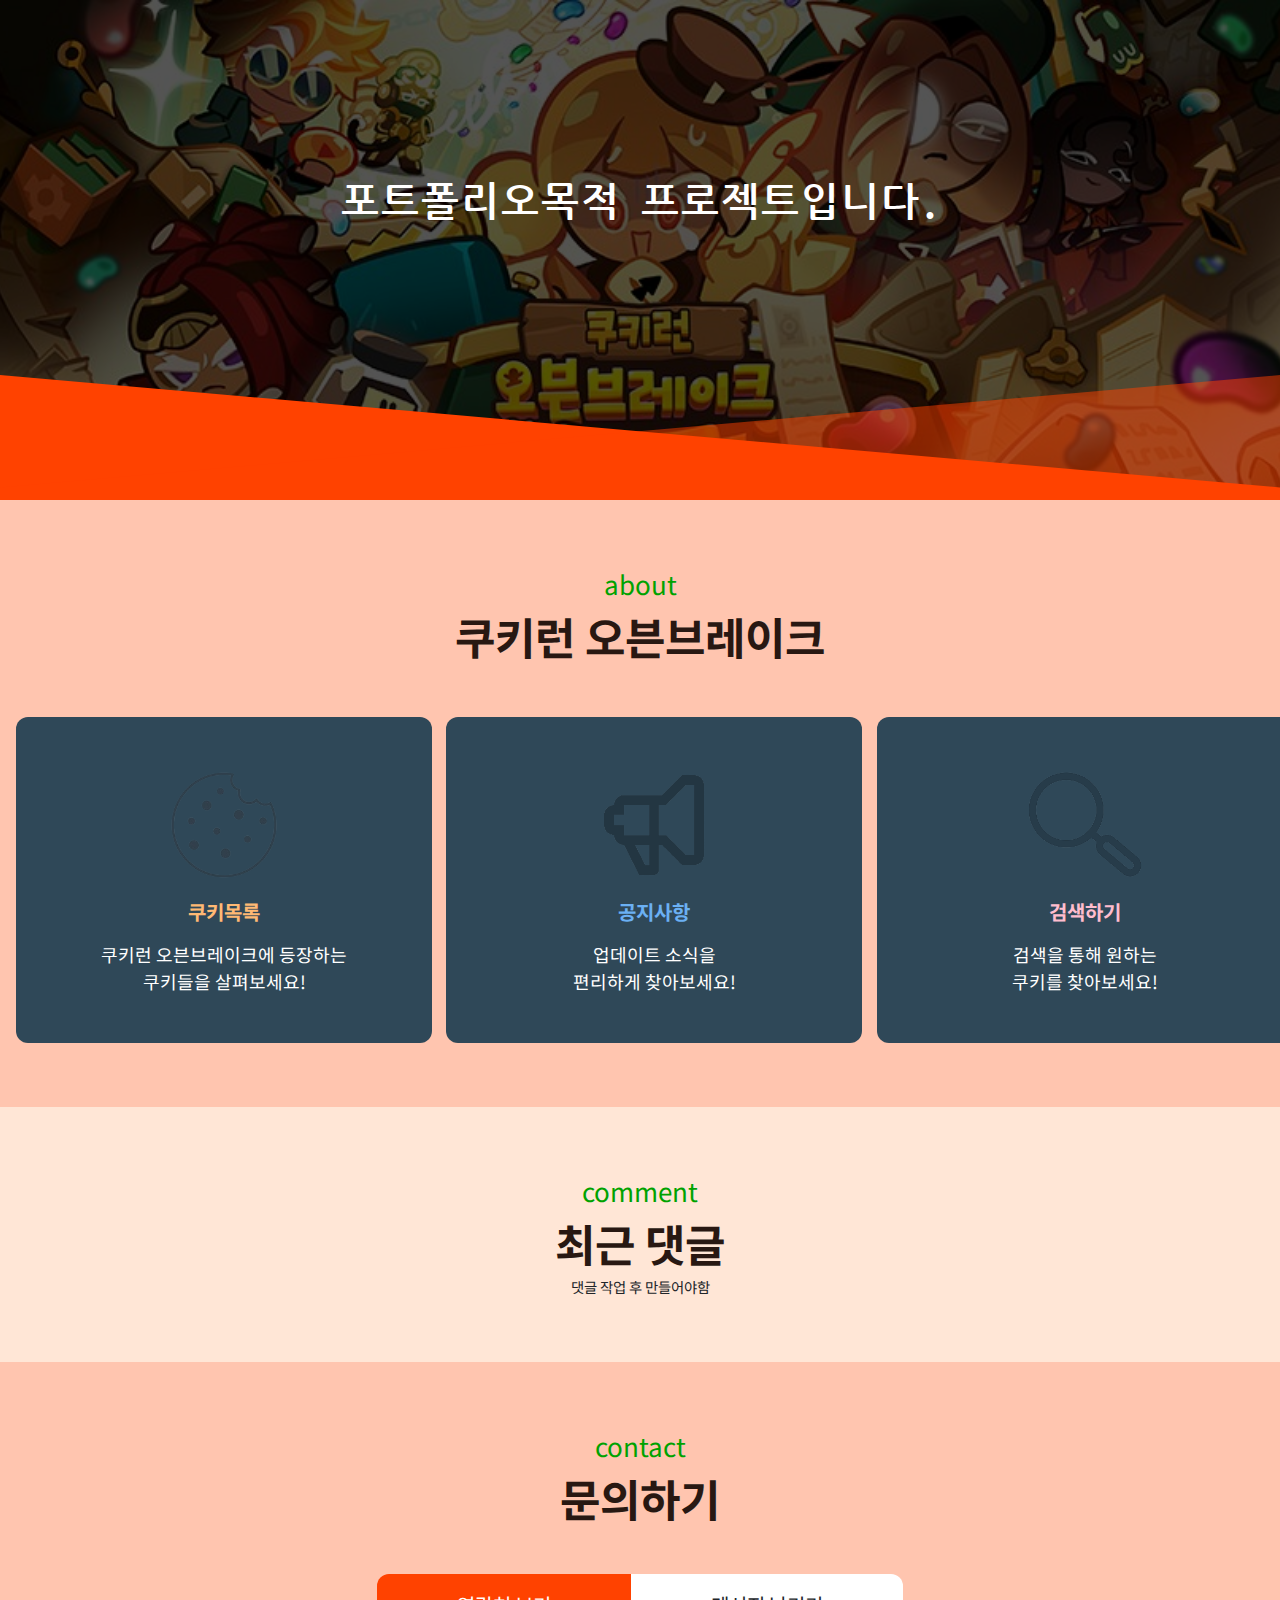
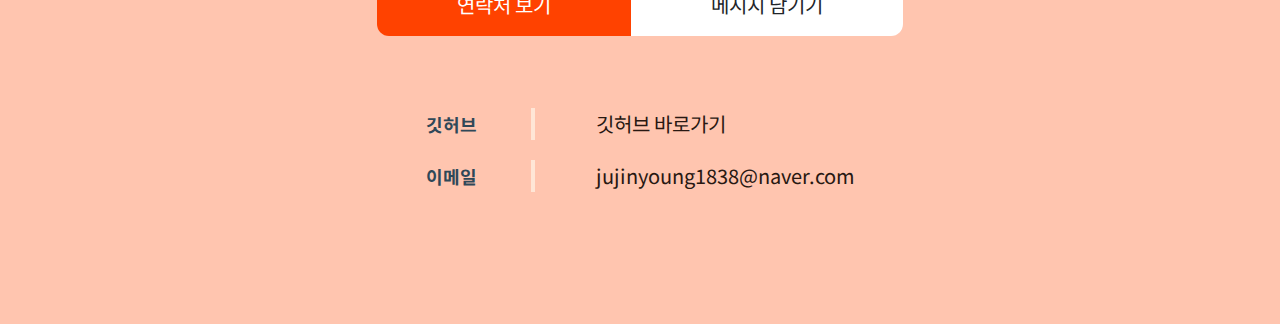
<file: src/main/resources/templates/index.html>
<!DOCTYPE html>
<html xmlns:th="http://www.thymeleaf.org">
<head>
    <meta charset="UTF-8">
    <title>CKRUN</title>
    <link rel="shortcut icon" th:href="@{/img/fabicon.png}" href="../static/img/fabicon.png" type="image/x-icon">
    <link rel="stylesheet" th:href="@{/css/style.css}" href="../static/css/style.css" type="text/css">
</head>
<body>

    <section class="intro">
        <div class="intro__dark">
            <div class="intro__type">
                <div><span>포트폴리오목적 프로젝트입니다.</span></div>
            </div>
        </div>
        <div class="intro__tilt"></div>
        <div class="intro__tilt--flip"></div>
    </section>

    <div th:replace="~{fragment/header :: header}"></div>

    <main>
        <section id="about" class="section">

            <header class="section__header">
                <strong class="section__tag">
                    about
                </strong>
                <h1 class="section__title">쿠키런 오븐브레이크</h1>
            </header>

            <div class="about">

                <div class="about__card" th:onclick="|location.href='@{/cookies}'|">
                    <img class="about__icon" th:src="@{/img/cookie.png}" src="../static/img/cookie.png" alt="">
                    <h2 class="about__title _1">쿠키목록</h2>
                    <p class="about__text">쿠키런 오븐브레이크에 등장하는 <br>쿠키들을 살펴보세요!
                    </p>
                </div>

                <div class="about__card">
                    <img class="about__icon" th:src="@{/img/notice.png}" src="../static/img/notice.png" alt="">
                    <h2 class="about__title _2">공지사항</h2>
                    <p class="about__text">업데이트 소식을 <br>편리하게 찾아보세요!
                    </p>
                </div>

                <div class="about__card">
                    <img class="about__icon" th:src="@{/img/search.png}" src="../static/img/search.png" alt="">
                    <h2 class="about__title _3">검색하기</h2>
                    <p class="about__text">검색을 통해 원하는 <br>쿠키를 찾아보세요!</p>
                </div>
            </div>
        </section>

        <section id="comment" class="section">
            <header class="section__header">
                <strong class="section__tag">
                    comment
                </strong>
                <h1 class="section__title">
                    최근 댓글
                </h1>
            </header>
            <div>
                댓글 작업 후 만들어야함
            </div>
        </section>

        <section id="contact" class="section">
            <header class="section__header">
                <strong class="section__tag">
                    contact
                </strong>
                <h1 class="section__title">
                    문의하기
                </h1>
            </header>
            <div class="contact">
                <div class="contact__tab">
                    <input name="contact" type="radio" id="ct_1" checked>
                    <label for="ct_1" class="sr-only">연락처</label>
                    <input name="contact" type="radio" id="ct_2">
                    <label for="ct_2" class="sr-only">메시지</label>
                    <div class="contact__slides">
                        <div class="contact__slide-con">
                            <div class="contact__slide">
                                <address>
                                    <table class="contact__contacts">
                                        <caption class="sr-only">연락처 목록</caption>
                                        <tr>
                                            <th>깃허브</th>
                                            <td>
                                                <a href="https://github.com/jujinyoung/CKRun" target="_blank" alt="새 창에서 열기">
                                                    깃허브 바로가기
                                                </a>
                                            </td>
                                        </tr>
<!--                                        <tr>-->
<!--                                            <th>웹사이트</th>-->
<!--                                            <td>-->
<!--                                                <a href="https://www.yalco.kr" target="_blank" alt="새 창에서 열기">-->
<!--                                                    https://www.yalco.kr-->
<!--                                                </a>-->
<!--                                            </td>-->
<!--                                        </tr>-->
                                        <tr>
                                            <th>이메일</th>
                                            <td>
                                                <a href="mailto:jujinyoung1838@naver.com">
                                                    jujinyoung1838@naver.com
                                                </a>
                                            </td>
                                        </tr>
                                    </table>
                                </address>
                            </div>
                            <div class="contact__slide">
                                <form action="#" method="get">
                                    <div class="contact__leave">
                                        <textarea name="message" placeholder="메시지를 입력하세요." required></textarea>
                                        <div>
                                            <input name="email" type="email" placeholder="메일주소를 입력하세요." required>
                                            <button type="submit">남기기</button>
                                        </div>
                                    </div>
                                </form>
                            </div>
                        </div>
                    </div>
                </div>
            </div>
        </section>
    </main>

    <div th:replace="~{fragment/footer :: footer}"></div>
</body>
</html>
</file>
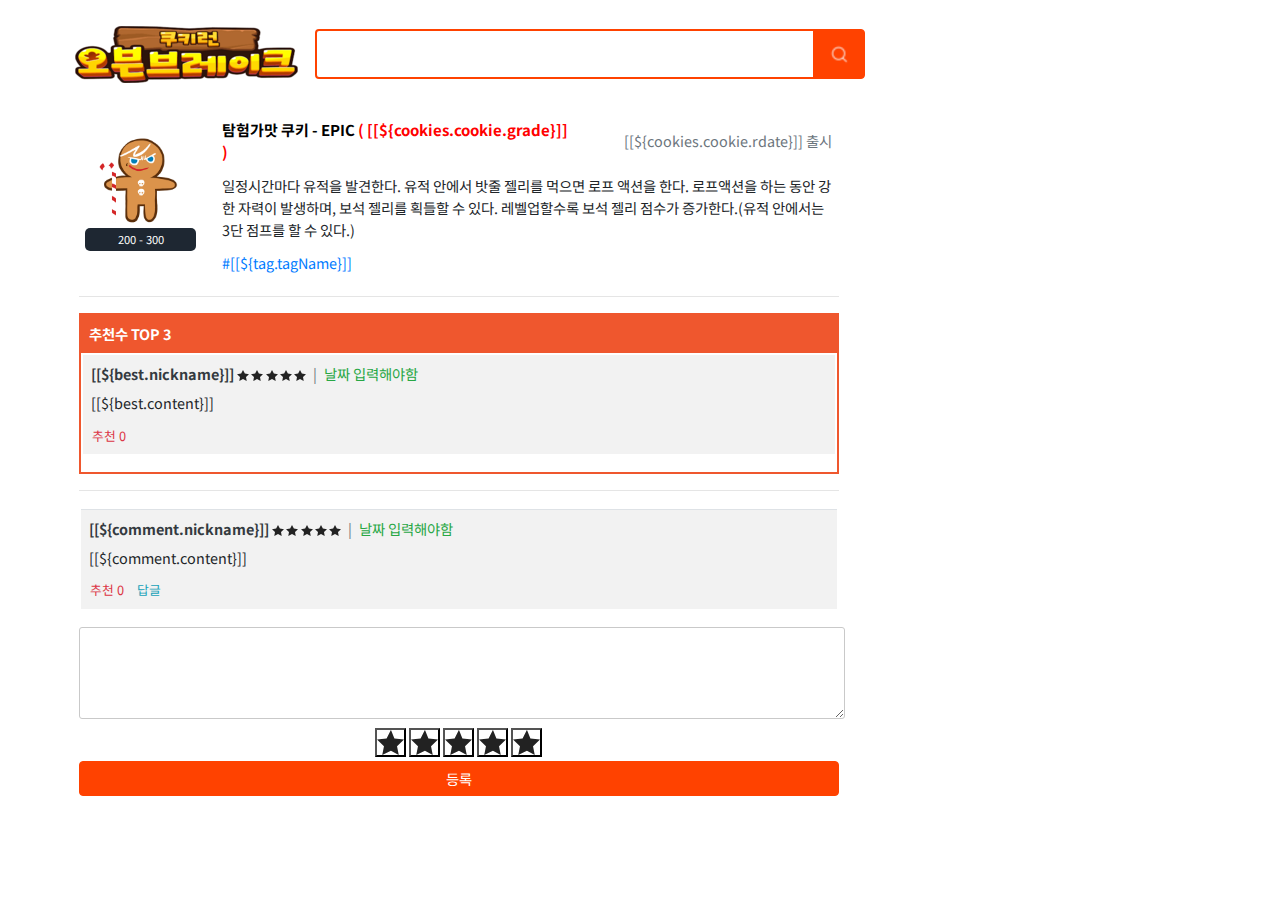
<file: src/main/resources/templates/cookies/cookie.html>
<!DOCTYPE html>
<html xmlns:th="http://www.thymeleaf.org">
<head>
  <meta charset="UTF-8">
  <title>CKRUN</title>
  <link rel="shortcut icon" th:href="@{/img/fabicon.png}" href="../../static/img/fabicon.png" type="image/x-icon">
  <link rel="stylesheet" th:href="@{/css/style.css}" href="../../static/css/style.css" type="text/css">
  <script src="https://ajax.googleapis.com/ajax/libs/jquery/3.6.1/jquery.min.js"></script>
</head>
<body>

<div th:replace="~{fragment/header :: header}"></div>

<div align="center" style=" height: auto !important;">
  <div style="min-width: 735px; overflow: hidden; height: auto !important;">
    <div class="mt-4" align="left" style="width: 1130px">
      <div class="float-left" style="width: 240px; padding-top: 2px;">
        <a class="text-decoration-none" th:href="@{/cookies}" href="list.html">
          <img th:src="@{/img/ovenbreak.png}" src="../../static/img/ovenbreak.png">
        </a>
      </div>
      <div class="float-left" style="margin-top: 5px;">
        <form class="form-inline" th:action="@{/cookies}">
          <div class="input-group">
            <input class="form-control border-primary font-weight-bold" type="search" maxlength="30" name="searchWord" value=""
                   th:value="${searchWord}" style="border-width: 2px;width:500px;height:50px;font-size: 1.1rem" >
            <div class="input-group-append">
              <button class="btn btn-primary btn" type="submit">
                <img th:src="@{/img/search2.png}" src="../../static/img/search2.png">
              </button>
            </div>
          </div>
        </form>
      </div>
    </div>
    <div class="clearfix"></div>
    <div class="row mt-4 mb-5 pl-0 container" style="min-width:1130px;">
      <div class="col-8 pl-3 pr-2" style="margin-top: 5px">
        <div class="character-info" th:each="cookies : ${cookiesInfo}">
          <table class="table table-sm table-borderless">
            <tbody>
            <tr>
              <td class="align-top thumb-wrapper" rowspan="5">
                <img th:src="@{/img/cookies/} + ${cookies.cookie.ckImage}" th:alt="${cookies.cookie.name}"
                     src="../../static/img/cookies/GingerBrave.png" width="105" height="105" alt="탐험가맛 쿠키">
                <div class="text-center damage-wrapper mt-1" style="width: 105px">
                  <span th:text="${cookies.cookie.startHealth}">200</span>
                  -
                  <span th:text="${cookies.cookie.endHealth}">300</span>
                </div>
              </td>
              <td colspan="3" class="text-left font-weight-bold name-info">
                <a href="javascript:;">
                    <span class="name-wrapper">
                        <span th:text="${cookies.cookie.name}" th:classappend="level-+${cookies.cookie.rankLevel}"
                              class="name">탐험가맛 쿠키</span>
                        <span class="dash"> - </span>
                        <span class="level" th:classappend="level-+${cookies.cookie.rankLevel}">
                            <span th:text="${cookies.cookie.rank}"
                                  class="first">EPIC</span>
                        </span>
                        <span class="level level-comment">
                            <span class="first">( [[${cookies.cookie.grade}]] )</span>
                        </span>
                    </span>
                </a>
              </td>
              <td class="text-secondary text-right">[[${cookies.cookie.rdate}]] 출시</td>
            </tr>
            <tr>
              <td colspan="4">
                <th:block th:text="${cookies.cookie.skill}">
                  일정시간마다 유적을 발견한다. 유적 안에서 밧줄 젤리를 먹으면 로프 액션을 한다. 로프액션을 하는 동안 강한
                  자력이 발생하며, 보석 젤리를 획들할 수 있다. 레벨업할수록 보석 젤리 점수가 증가한다.(유적 안에서는 3단
                  점프를 할 수 있다.)
                </th:block>
              </td>
            </tr>
            <tr>
              <td colspan="4">
                <th:block th:each="tag : ${cookies.tags}">
                  <a class="mr-1" th:href="@{/cookies(searchWord=|#${tag.tagName}|)}" style="color: #007bff">#[[${tag.tagName}]]</a>
                </th:block>
              </td>
            </tr>
            </tbody>
          </table>
          <hr>
          <div class="my-2 comment-collapse-area collapse show">
            <div>
              <div style="border: 2px #ef572e solid;">
                <div class="text-left p-2 text-white font-weight-bold" style="background-color: #ef572e">추천수 TOP 3</div>
                <table class="table table-striped table-borderless m=0">
                  <tbody>
                    <tr th:each="best : ${bestComments}">
                      <td class="p-2" colspan="3">
                        <div>
                          <a class="text-dark font-weight-bold" href="javascript:;">[[${best.nickname}]]</a>
                          <img th:src="|@{/img/stars}${best.grade}.svg|" src="../../static/img/stars5.svg">
                          <span class="mx-1 text-secondary">|</span>
                          <span class="text-success" th:text="${best.rdate}">날짜 입력해야함</span>
                        </div>
                        <div class="mt-2 text-break">
                          [[${best.content}]]
                        </div>
                        <div class="mt-2">
                          <a th:id="recommend" th:value="${best.commentID}" href="javascript:;" class="btn btn-sm text-danger p-0">
                            추천
                            <span th:text="${best.recommend}">0</span>
                          </a>
                        </div>
                      </td>
                    </tr>
                  </tbody>
                </table>
              </div>
              <hr>
              <table class="table table-sm table-striped">
                <tbody>
                  <tr th:each="comment : ${comments}">
                    <td class="p-2" colspan="3">
                      <div>
                        <a class="text-dark font-weight-bold" href="javascript:;">[[${comment.nickname}]]</a>
                        <img th:src="|@{/img/stars}${comment.grade}.svg|" src="../../static/img/stars5.svg">
                        <span class="mx-1 text-secondary">|</span>
                        <span class="text-success" th:text="${comment.rdate}">날짜 입력해야함</span>
                      </div>
                      <div class="mt-2 text-break">
                        [[${comment.content}]]
                      </div>
                      <div class="mt-2">
                        <a href="javascript:;" class="btn btn-sm text-danger p-0"
                           th:commentID="${comment.commentID}" th:onclick="clickRecommend(this.getAttribute('commentID'))">
                          추천
                          <span th:text="${comment.recommend}">0</span>
                        </a>
                        <a href="javascript:;" class="btn btn-sm text-info p-0 ml-2">답글</a>
                      </div>
                    </td>
                  </tr>
                </tbody>
              </table>
            </div>
            <div class="text-center mb-3">
              <form id="writeForm" th:action th:method="post">
                <input type="hidden" name="grade" value="5">
                <textarea rows="4" class="w-100" name="comment" th:placeholder="|[${cookies.cookie.name}]에 대한 의견을 적어주세요|" style="border: 1px #c9c9c9 solid; border-radius: 3px"></textarea>
                <div class="text-right mt-1">
                  <div class="text-center grade-box">
                    <button type="button" data-avg="1" class="star on">평점1</button>
                    <button type="button" data-avg="2" class="star on">평점2</button>
                    <button type="button" data-avg="3" class="star on">평점3</button>
                    <button type="button" data-avg="4" class="star on">평점4</button>
                    <button type="button" data-avg="5" class="star on">평점5</button>
                  </div>
                  <button class="btn btn-info btn-block mt-1">등록</button>
                </div>
              </form>
            </div>
          </div>
        </div>
      </div>
    </div>
    <div id="replyModal" class="modal fade" tabindex="-1" style="display: none">
      <div class="modal-dialog modal-1g">
        <div class="modal-content">
          <div class="modal-header">
            <h5 class="modal-title">답글달기</h5>
            <button type="button" class="close">
              <span>x</span>
            </button>
          </div>
          <form>
            <div class="modal-body">
              <div class="text-left p-2" style="background-color: lightgrey">해당 글 내용</div>
              <textarea class="form-control mt-3" name="comment" rows="5"></textarea>
            </div>
            <div class="modal-footer">
              <button type="button" class="btn btn-secondary">취소</button>
              <button class="btn btn-primary">답글달기</button>
            </div>
          </form>
        </div>
      </div>
    </div>
  </div>
</div>

<div th:replace="~{fragment/footer :: footer}"></div>

<script>
  $('').on('click', function (){

  });

  //평점
  $(document).on('click', '.grade-box button', function (){
    $(this).prevAll().addClass('on');
    $(this).addClass('on');
    $(this).nextAll().removeClass('on');
    $('form#writeForm input[name=grade]').val($(this).attr('data-avg'));
  });
</script>
<script th:inline="javascript">
  function clickRecommend(commentID){
    $.ajax({
      url:"/ajax/updateRecommend/"+commentID ,
      dataType:"text" ,
      type:"POST" ,
      cache:false
    }).done(function (result){
      var a = $('a[commentid='+commentID+']');
      a.children('span').remove();
      a.append('<span>'+result+'</span>');
    }).fail(function (jqXHR){
      console.log(jqXHR);
    })
  }
</script>
</body>
</html>
</file>
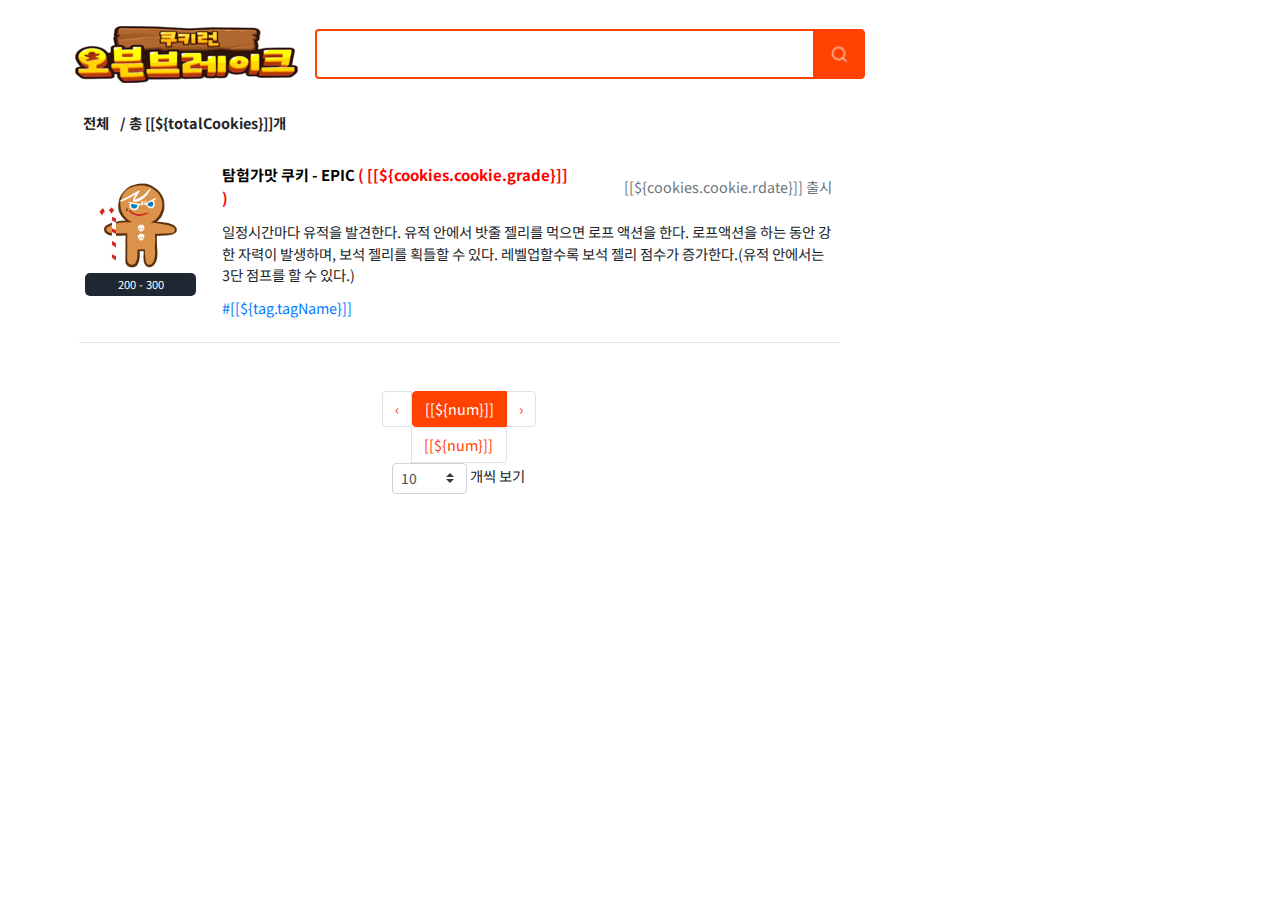
<file: src/main/resources/templates/cookies/list.html>
<!DOCTYPE html>
<html xmlns:th="http://www.thymeleaf.org">
<head>
    <meta charset="UTF-8">
    <title>CKRUN</title>
    <link rel="shortcut icon" th:href="@{/img/fabicon.png}" href="../../static/img/fabicon.png" type="image/x-icon">
    <link rel="stylesheet" th:href="@{/css/style.css}" href="../../static/css/style.css" type="text/css">
    <script	src="https://ajax.googleapis.com/ajax/libs/jquery/3.6.1/jquery.min.js"></script>
</head>
<body>

<div th:replace="~{fragment/header :: header}"></div>

<div align="center" style=" height: auto !important;">
    <div style="min-width: 735px; overflow: hidden; height: auto !important;">
        <div class="mt-4" align="left" style="width: 1130px">
            <div class="float-left" style="width: 240px; padding-top: 2px;">
                <a class="text-decoration-none" th:href="@{/cookies}" href="list.html">
                    <img th:src="@{/img/ovenbreak.png}" src="../../static/img/ovenbreak.png">
                </a>
            </div>
            <div class="float-left" style="margin-top: 5px;">
                <form class="form-inline" th:action>
                    <div class="input-group">
                        <input class="form-control border-primary font-weight-bold" type="search" maxlength="30" name="searchWord" value=""
                        th:value="${searchWord}" style="border-width: 2px;width:500px;height:50px;font-size: 1.1rem" >
                        <div class="input-group-append">
                            <button class="btn btn-primary btn" type="submit">
                                <img th:src="@{/img/search2.png}" src="../../static/img/search2.png">
                            </button>
                        </div>
                    </div>
                </form>
            </div>
        </div>
        <div class="clearfix"></div>
        <div class="row mt-4 mb-5 pl-0 container" style="min-width:1130px;">
            <div class="col-8 pl-3 pr-2" style="margin-top: 5px">
                <div class="text-left ml-1 mb-4">
                    <span class="mr-2">
                        <span class="font-weight-bold">전체</span>
                        <span class="font-weight-bold ml-2"><span>/</span> 총 [[${totalCookies}]]개</span>
                    </span>
                </div>
                <div class="character-info" th:each="cookies : ${cookiesInfoList}">
                    <table class="table table-sm table-borderless">
                        <tbody>
                        <tr>
                            <td class="align-top thumb-wrapper" rowspan="5">
                                <img th:src="@{/img/cookies/} + ${cookies.cookie.ckImage}" th:alt="${cookies.cookie.name}"
                                     src="../../static/img/cookies/GingerBrave.png" width="105" height="105" alt="탐험가맛 쿠키">
                                <div class="text-center damage-wrapper mt-1" style="width: 105px">
                                    <span th:text="${cookies.cookie.startHealth}">200</span>
                                    -
                                    <span th:text="${cookies.cookie.endHealth}">300</span>
                                </div>
                            </td>
                            <td colspan="3" class="text-left font-weight-bold name-info">
                                <a th:href="@{/cookies/} + ${cookies.cookie.ckID}">
                                    <span class="name-wrapper">
                                        <span th:text="${cookies.cookie.name}" th:classappend="level-+${cookies.cookie.rankLevel}"
                                              class="name">탐험가맛 쿠키</span>
                                        <span class="dash"> - </span>
                                        <span class="level" th:classappend="level-+${cookies.cookie.rankLevel}">
                                            <span th:text="${cookies.cookie.rank}"
                                                  class="first">EPIC</span>
                                        </span>
                                        <span class="level level-comment">
                                            <span class="first">( [[${cookies.cookie.grade}]] )</span>
                                        </span>
                                    </span>
                                </a>
                            </td>
                            <td class="text-secondary text-right">[[${cookies.cookie.rdate}]] 출시</td>
                        </tr>
                        <tr>
                            <td colspan="4">
                                <th:block th:text="${cookies.cookie.skill}">
                                    일정시간마다 유적을 발견한다. 유적 안에서 밧줄 젤리를 먹으면 로프 액션을 한다. 로프액션을 하는 동안 강한
                                    자력이 발생하며, 보석 젤리를 획들할 수 있다. 레벨업할수록 보석 젤리 점수가 증가한다.(유적 안에서는 3단
                                    점프를 할 수 있다.)
                                </th:block>
                            </td>
                        </tr>
                        <tr>
                            <td colspan="4">
                                <th:block th:each="tag : ${cookies.tags}">
                                    <a class="mr-1" th:href="@{/cookies(searchWord=|#${tag.tagName}|)}" style="color: #007bff">#[[${tag.tagName}]]</a>
                                </th:block>
                            </td>
                        </tr>
                        </tbody>
                    </table>
                    <hr>
                </div>
<!--                페이징처리-->
                <div class="my-5">
                    <ul class="pagination" role="navigation">

                        <li class="page-item" th:if="${pageBlock.isPrev}">
                            <a class="page-link" th:href="@{/cookies(currentPage=${pageBlock.startOfPageBlock-1},
                            numberPerPage=${pageBlock.numberPerPage}, searchWord=${searchWord})}">&lsaquo;</a>
                        </li>
                        <th:block th:each="num : ${#numbers.sequence(pageBlock.startOfPageBlock,pageBlock.endOfPageBlock)}">
                            <li th:if="${num eq pageBlock.currentPage}" class="page-item active">
                                <span class="page-link">[[${num}]]</span>
                            </li>
                            <li th:unless="${num eq pageBlock.currentPage}" class="page-item">
                                <a class="page-link" th:href="@{/cookies(currentPage=${num},
                                numberPerPage=${pageBlock.numberPerPage}, searchWord=${searchWord})}">[[${num}]]</a>
                            </li>
                        </th:block>

                        <li class="page-item" th:if="${pageBlock.isNext}">
                            <a class="page-link" th:href="@{/cookies(currentPage=${pageBlock.endOfPageBlock+1},
                            numberPerPage=${pageBlock.numberPerPage}, searchWord=${searchWord})}">&rsaquo;</a>
                        </li>
                    </ul>

                    <div>
                        <form id="pageSizeSearchForm" th:action>
                            <input type="hidden" th:name="searchWord" th:value="${searchWord}">
                            <select id="pageSizeSelect" name="numberPerPage" class="custom-select custom-select-sm" style="width: 75px;">
                                <option value="10" th:selected="${pageBlock.numberPerPage} eq 10">10</option>
                                <option value="30" th:selected="${pageBlock.numberPerPage} eq 30">30</option>
                                <option value="50" th:selected="${pageBlock.numberPerPage} eq 50">50</option>
                            </select>
                            <span class="d-inline">개씩 보기</span>
                        </form>
                    </div>
                </div>
            </div>
        </div>
    </div>
</div>

<div th:replace="~{fragment/footer :: footer}"></div>

<script>
    $('#pageSizeSelect').on('change', function (){
        // alert('체크');
        $('#pageSizeSelect').val($(this).val());
        $('#pageSizeSearchForm').submit();
    });
</script>
</body>
</html>
</file>
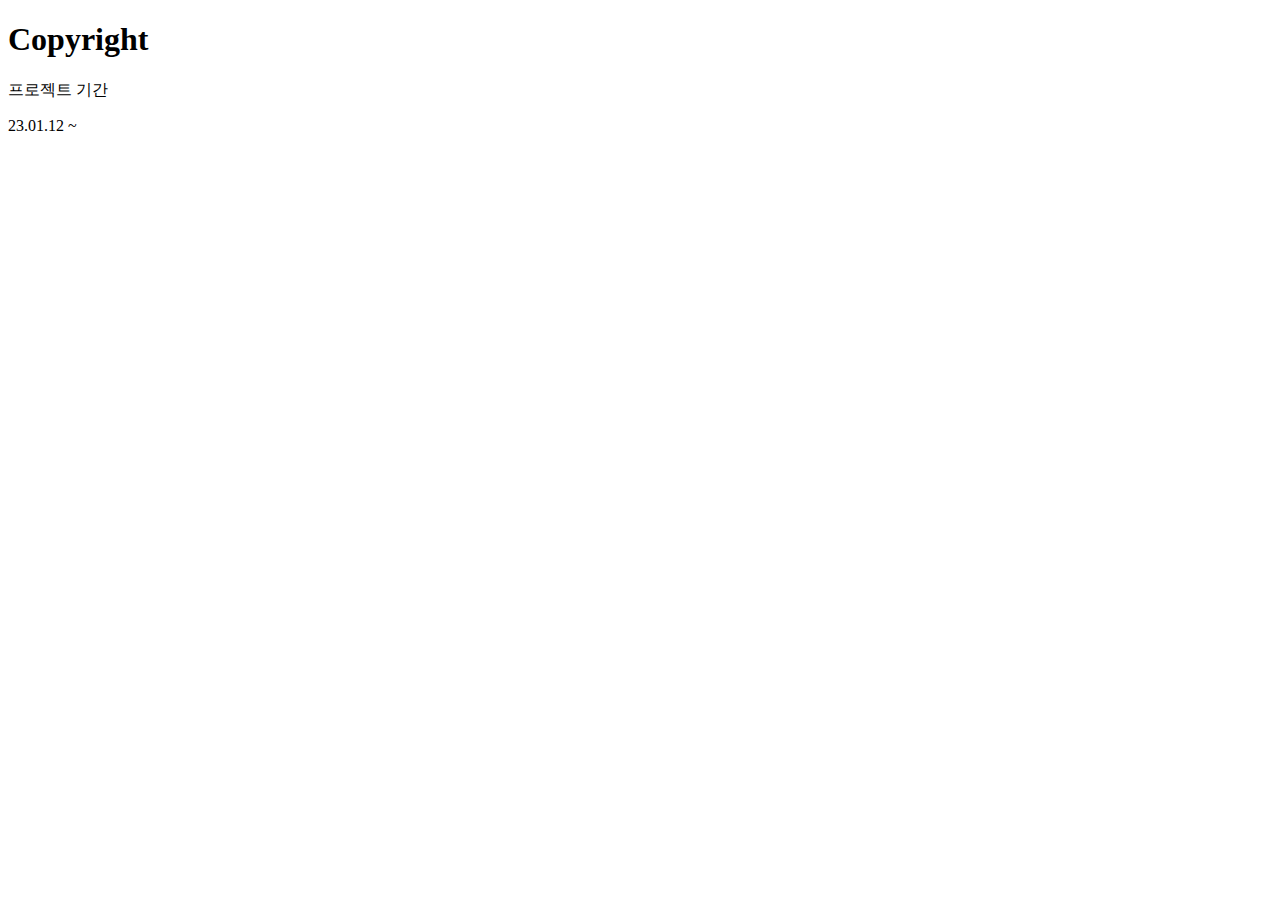
<file: src/main/resources/templates/fragment/footer.html>
<!DOCTYPE html>
<html xmlns:th="http://www.thymeleaf.org">
<head>
    <meta charset="UTF-8">
    <title>Title</title>
</head>
<body>
<footer th:fragment="footer">
    <h1 class="sr-only">Copyright</h1>
    <p>프로젝트 기간</p>
    <p>23.01.12 ~</p>
</footer>
</body>
</html>
</file>
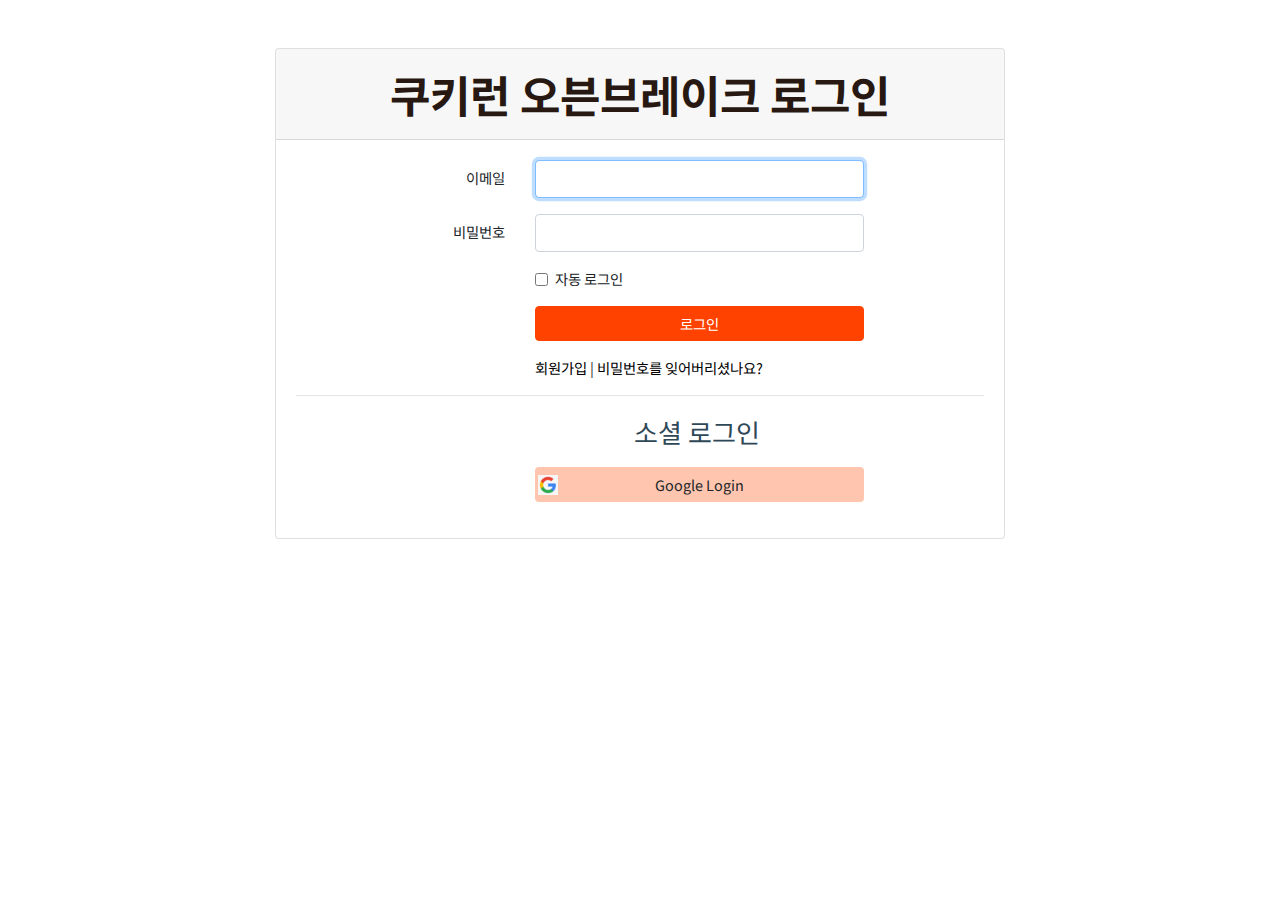
<file: src/main/resources/templates/member/login.html>
<!DOCTYPE html>
<html xmlns:th="http://www.thymeleaf.org">
<head>
  <meta charset="UTF-8">
  <title>CKRUN</title>
  <link rel="shortcut icon" th:href="@{/img/fabicon.png}" href="../../static/img/fabicon.png" type="image/x-icon">
  <link rel="stylesheet" th:href="@{/css/style.css}" href="../../static/css/style.css">
  <style>
    *, :after, :before {
      box-sizing: border-box;
    }
  </style>
</head>
<body>

<div th:replace="~{fragment/header :: header}"></div>

<main class="my-5 container">
  <div class="row justify-content-center mt-5">
    <div class="col-md-8">
      <div class="card">
        <div class="card-header text-center"><h3 class="section__title">쿠키런 오븐브레이크 로그인</h3></div>
        <div class="card-body">
          <form method="POST" th:action action="/*">
            <div class="form-group row">
              <label for="email" class="col-sm-4 col-form-label text-md-right">이메일</label>
              <div class="col-md-6">
                <input id="email" type="email" class="form-control" name="email" value="" required autofocus>
              </div>
            </div>
            <div class="form-group row">
              <label for="password" class="col-md-4 col-form-label text-md-right">비밀번호</label>

              <div class="col-md-6">
                <input id="password" type="password" class="form-control" name="password" required>

              </div>
            </div>
            <div class="form-group row">
              <div class="col-md-6 offset-md-4">
                <div class="form-check">
                  <input class="form-check-input" type="checkbox" name="remember" id="remember" >

                  <label class="form-check-label" for="remember">
                    자동 로그인
                  </label>
                </div>
              </div>
            </div>
            <div class="form-group row">
              <div class="col-md-6 offset-md-4">
                <button type="submit" class="btn btn-primary btn-block">
                  로그인
                </button>
              </div>
            </div>
            <div class="form-group row mb-0">
              <div class="col-md-8 offset-md-4 text-left">
                <a class="btn-link p-0" th:href="@{register}" href="register.html">회원가입</a> |
                <a class="btn-link p-0" href="">비밀번호를 잊어버리셨나요?</a>
              </div>
            </div>
          </form>
          <hr>

<!--          로그인 api사용-->
          <div class="form-group row">
            <div class="col-md-6 offset-md-4">
              <h6 class="sns-login section__tag">소셜 로그인</h6>
            </div>
          </div>
          <div class="form-group row">
            <div class="col-md-6 offset-md-4">
              <button type="button" class="btn btn-block btn-signup-google">
                <a href="/oauth2/authorization/google">Google Login</a>
              </button>
            </div>
          </div>
        </div>
      </div>
    </div>
  </div>
</main>


<div th:replace="~{fragment/footer :: footer}"></div>
</body>
</html>
</file>
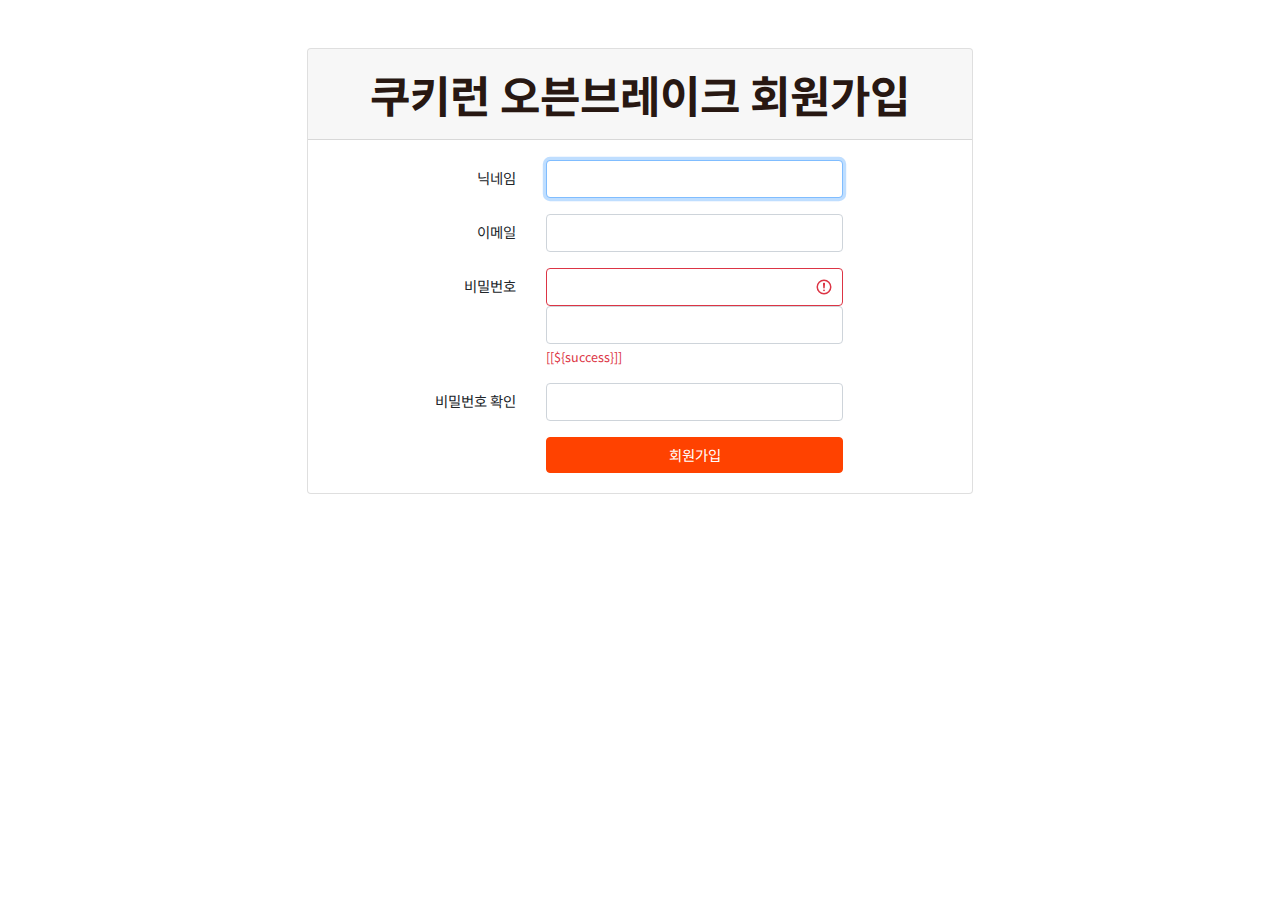
<file: src/main/resources/templates/member/register.html>
<!DOCTYPE html>
<html xmlns:th="http://www.thymeleaf.org">
<head>
    <meta charset="UTF-8">
    <title>CKRUN</title>
    <link rel="shortcut icon" th:href="@{/img/fabicon.png}" href="../../static/img/fabicon.png" type="image/x-icon">
    <link rel="stylesheet" th:href="@{/css/style.css}" href="../../static/css/style.css">
    <style>
        *, :after, :before {
            box-sizing: border-box;
        }
    </style>
</head>
<body>

<div th:replace="~{fragment/header :: header}"></div>

<div class="wrapper my-5">
    <div class="row justify-content-center mt-5">
        <div class="col-md-8">
            <div class="card">
                <div class="card-header text-center"><h3 class="section__title">쿠키런 오븐브레이크 회원가입</h3></div>

                <div class="card-body">
                    <form method="POST" th:action action="login.html">
                        <input type="hidden" name="userID" value="0">
                        <div class="form-group row">
                            <label for="nickname" class="col-md-4 col-form-label text-md-right">닉네임</label>

                            <div class="col-md-6">
                                <input id="nickname" type="text" class="form-control" name="nickname" value="" required autofocus>

                            </div>
                        </div>

                        <div class="form-group row">
                            <label for="email" class="col-md-4 col-form-label text-md-right">이메일</label>

                            <div class="col-md-6">
                                <input id="email" type="email" class="form-control" name="email" value="" required>

                            </div>
                        </div>

                        <div class="form-group row">
                            <label for="password" class="col-md-4 col-form-label text-md-right">비밀번호</label>

                            <div class="col-md-6">
                                <input th:if="${success != null}" id="password" type="password" class="form-control is-invalid" name="password" required>
                                <input th:unless="${success != null}" id="password" type="password" class="form-control" name="password" required>
                                <span th:if="${success != null}" class="invalid-feedback" role="alert">
                                    <strong>[[${success}]]</strong>
                                </span>
                            </div>
                        </div>

                        <div class="form-group row">
                            <label for="password-confirm" class="col-md-4 col-form-label text-md-right">비밀번호 확인</label>

                            <div class="col-md-6">
                                <input id="password-confirm" type="password" class="form-control" name="passwordCheck" required>
                            </div>
                        </div>

                        <div class="form-group row mb-0">
                            <div class="col-md-6 offset-md-4">
                                <button type="submit" class="btn btn-primary btn-block">
                                    회원가입
                                </button>
                            </div>
                        </div>
                    </form>
                </div>
            </div>
        </div>
    </div>
</div>

<div th:replace="~{fragment/footer :: footer}"></div>
</body>
</html>
</file>
<file: src/main/resources/static/css/style.css>
@import url(style-main.css);
@import url(style-header.css);
@import url(style-footer.css);
@import url(app.css);

@import url('https://fonts.googleapis.com/css2?family=Noto+Sans+KR:wght@100;300;400;500;700;900&display=swap');
@import url('https://fonts.googleapis.com/css2?family=Nanum+Gothic+Coding:wght@400;700&display=swap');

/* ===== 변수 구간 ===== */
:root {
    --color-main: #FF4200;
    --color-main-hover: #ef572e;
    --color-sub: #00A200;
    --color-dark: #2F4858;
    --color-emph: #F10F5F;
    --color-text: #281812;
    --color-lighter: #DC9C86;
    --color-light-bd: #FFE6D6;
    --color-light-bg: #ffc5af;

    --font-code: 'Nanum Gothic Coding', monospace;;

    --font-size-title: 44px;
    --font-size-subtitle: 32px;
    --font-size-tag: 26px;
    --font-size-larger: 20px;
    --font-size-text: 18px;

    --height-toolbar: 72px;
}

/* ===== 리셋 구간(자동으로 값이 들어가는걸 방지) ===== */

body {
    margin: 0;
    font-family: 'Noto Sans KR', sans-serif;

    /* 개발용 설정 */
    /*min-height: 300vh;*/
}

h1, h2, h3, h4, h5, h6 {
    font-size: inherit;
    font-weight: normal;
    margin: 0;
}

p {
    margin: 0;
}

strong, em {
    font-weight: inherit;
    font-style: normal;
}

ul, ol {
    margin: 0;
    padding: 0;
    list-style-type: none;
}

dl { margin: 0; }
dd {
    margin: 0;
    display: inline;
}

figure { margin: 0; }

a {
    text-decoration: none;
    color: inherit;
}

th { font-weight: normal; }

address { font-style: inherit; }

.sr-only {
    position: absolute;
    width: 1px;
    height: 1px;
    padding: 0;
    margin: -1px;
    overflow: hidden;
    clip: rect(0, 0, 0, 0);
    white-space: nowrap;
    border-width: 0;
}

.bg{
    background-color: var(--color-light-bg);
}

.pd-5{
    padding-bottom: 3rem!important;
    padding-top: 3rem!important;
}

.sns-login{
    color: var(--color-dark);
    margin-left: 30%;
}

.btn-signup-google{
    background-color: var(--color-light-bg);
}

.btn-signup-google:before{
    display: block;
    content: '';
    height: 20px;
    width: 20px;
    position: absolute;
    left: 18px;
    top: 50%;
    margin-top: -10px;
    background: url(../img/google.png) no-repeat center;
}

.grade-box button.star {
    display: inline-block;
    position: relative;
    text-indent: -9999px;
    width: 31px;
    height: 29px;
    background: url(../img/ico_star_gray.svg) no-repeat center center;
    background-size: 100% auto;
}

.grade-box button.star.on {
    background: url(../img/ico_star_black.svg) no-repeat center center;
    background-size: 100% auto;
}
</file>
